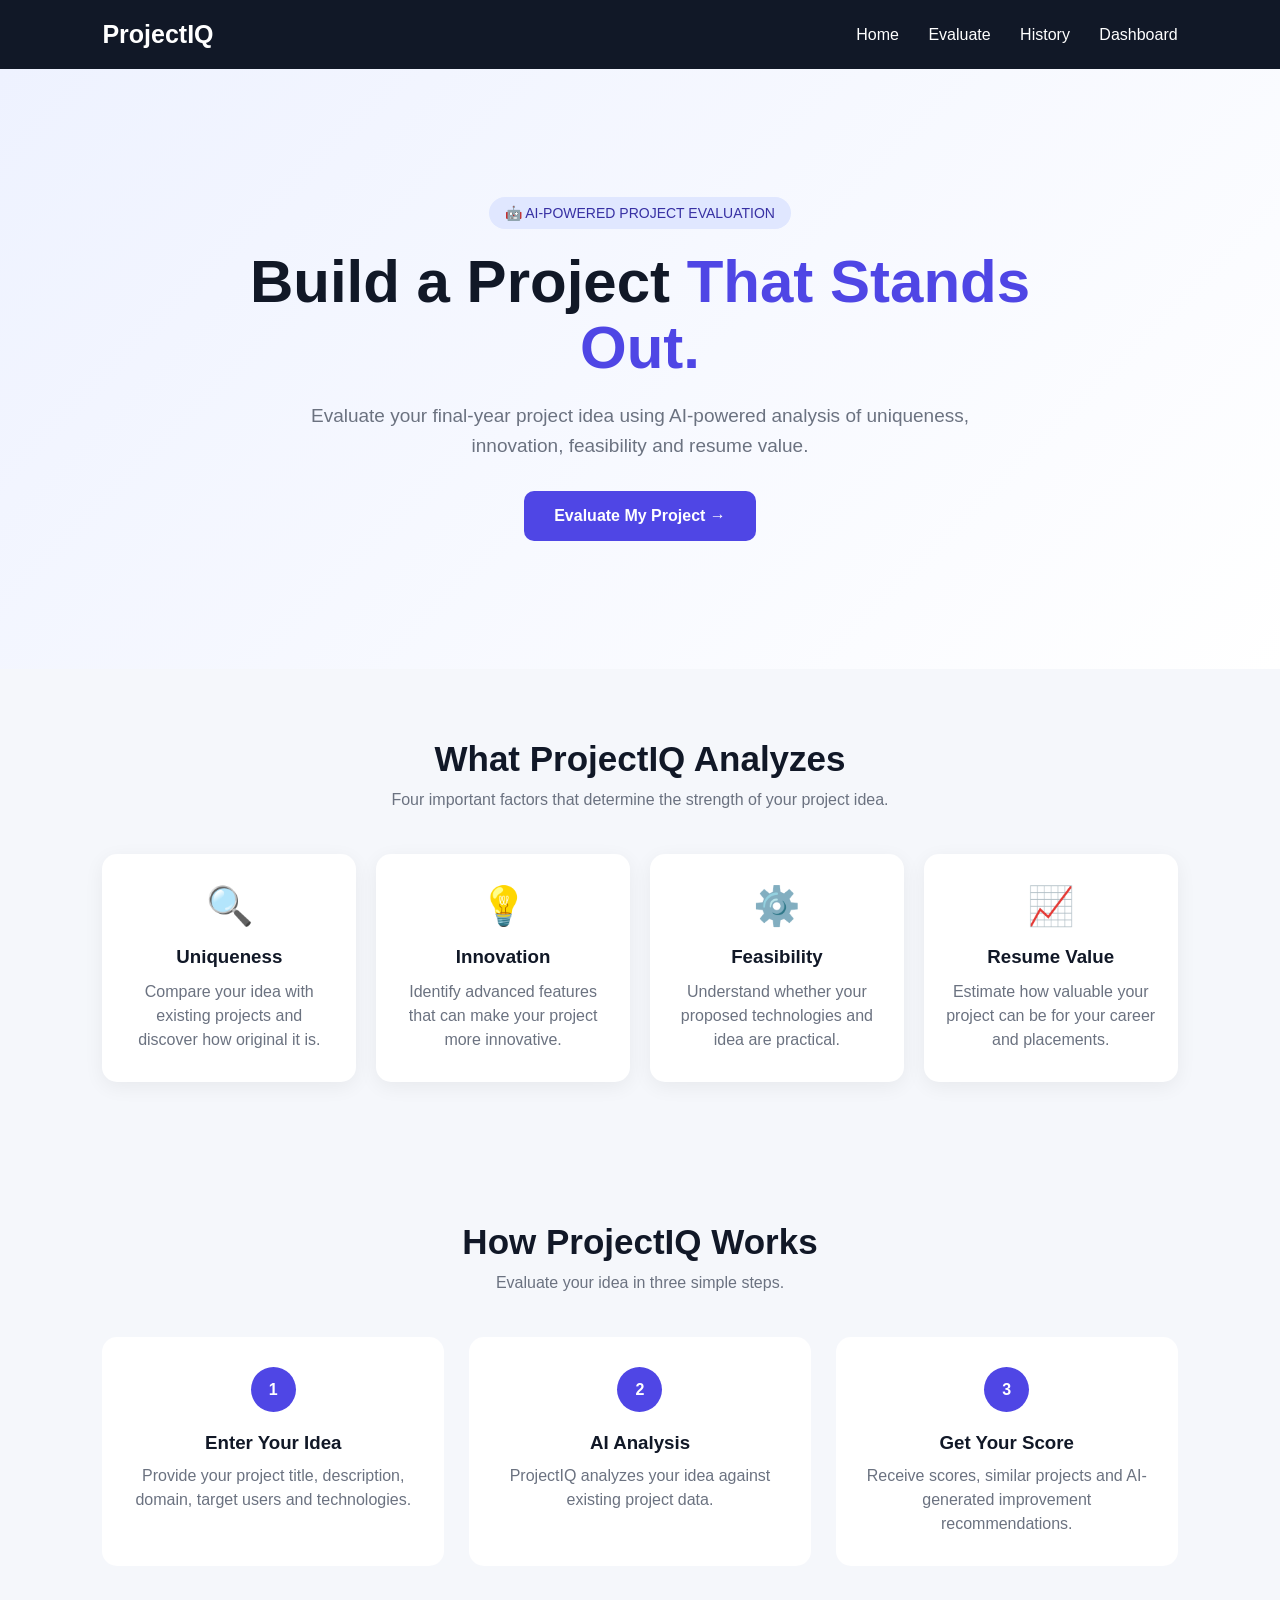
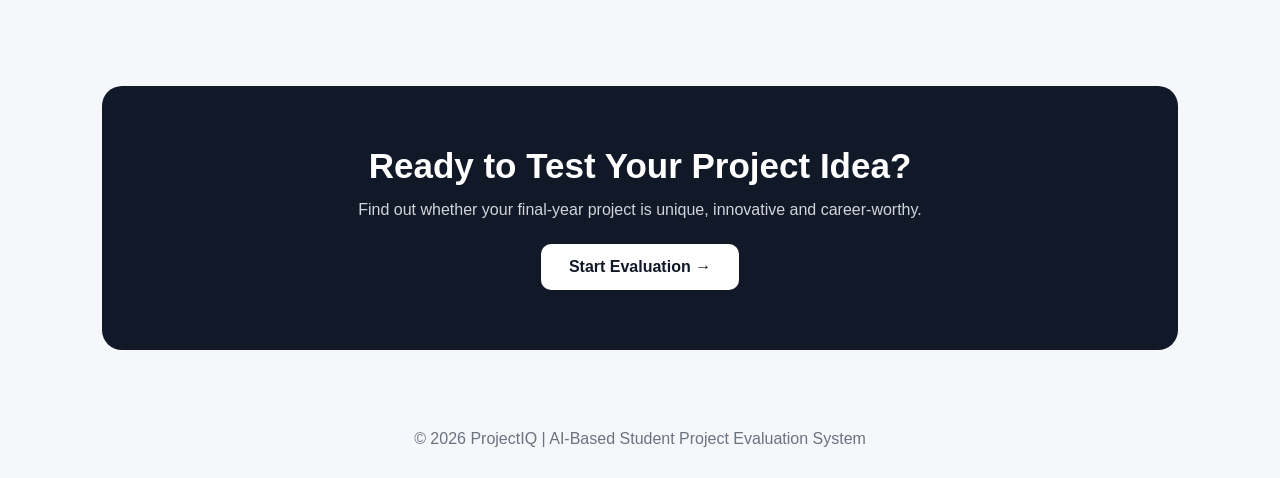
<file: templates/index.html>
<!DOCTYPE html>
<html lang="en">

<head>

    <meta charset="UTF-8">

    <meta name="viewport" content="width=device-width, initial-scale=1.0">

    <title>ProjectIQ | AI Project Evaluation</title>

    <style>
        * {
            margin: 0;
            padding: 0;
            box-sizing: border-box;
        }

        body {
            font-family: Arial, sans-serif;
            background: #f5f7fb;
            color: #111827;
        }

        /* NAVBAR */

        nav {
            background: #111827;
            color: white;
            padding: 20px 8%;
            display: flex;
            justify-content: space-between;
            align-items: center;
        }

        .logo {
            font-size: 25px;
            font-weight: bold;
        }

        nav a {
            color: white;
            text-decoration: none;
            margin-left: 25px;
        }

        /* HERO */

        .hero {
            min-height: 600px;
            display: flex;
            align-items: center;
            justify-content: center;
            text-align: center;
            padding: 60px 20px;
            background: linear-gradient(135deg,
                    #eef2ff,
                    #ffffff);
        }

        .hero-content {
            max-width: 850px;
        }

        .badge {
            display: inline-block;
            background: #e0e7ff;
            color: #3730a3;
            padding: 8px 16px;
            border-radius: 20px;
            font-size: 14px;
            margin-bottom: 20px;
        }

        .hero h1 {
            font-size: 60px;
            line-height: 1.1;
            margin-bottom: 20px;
        }

        .hero h1 span {
            color: #4f46e5;
        }

        .hero p {
            font-size: 19px;
            color: #6b7280;
            line-height: 1.6;
            max-width: 700px;
            margin: auto;
        }

        .hero-button {
            display: inline-block;
            margin-top: 30px;
            padding: 16px 30px;
            background: #4f46e5;
            color: white;
            text-decoration: none;
            border-radius: 10px;
            font-weight: bold;
        }

        .hero-button:hover {
            background: #3730a3;
        }

        /* SECTION */

        section {
            padding: 70px 8%;
        }

        .section-title {
            text-align: center;
            margin-bottom: 45px;
        }

        .section-title h2 {
            font-size: 35px;
            margin-bottom: 12px;
        }

        .section-title p {
            color: #6b7280;
        }

        /* CARDS */

        .cards {
            display: grid;
            grid-template-columns: repeat(4, 1fr);
            gap: 20px;
        }

        .card {
            background: white;
            padding: 30px 22px;
            border-radius: 15px;
            text-align: center;
            box-shadow: 0 5px 20px rgba(0, 0, 0, 0.06);
        }

        .icon {
            font-size: 38px;
            margin-bottom: 18px;
        }

        .card h3 {
            margin-bottom: 12px;
        }

        .card p {
            color: #6b7280;
            line-height: 1.5;
        }

        /* HOW IT WORKS */

        .steps {
            display: grid;
            grid-template-columns: repeat(3, 1fr);
            gap: 25px;
        }

        .step {
            background: white;
            padding: 30px;
            border-radius: 15px;
            text-align: center;
        }

        .step-number {
            width: 45px;
            height: 45px;
            background: #4f46e5;
            color: white;
            border-radius: 50%;
            display: flex;
            align-items: center;
            justify-content: center;
            margin: 0 auto 20px;
            font-weight: bold;
        }

        .step p {
            color: #6b7280;
            margin-top: 10px;
            line-height: 1.5;
        }

        /* CTA */

        .cta {
            background: #111827;
            color: white;
            text-align: center;
            border-radius: 20px;
            margin: 50px 8%;
            padding: 60px 20px;
        }

        .cta h2 {
            font-size: 35px;
            margin-bottom: 15px;
        }

        .cta p {
            color: #d1d5db;
        }

        .cta a {
            display: inline-block;
            margin-top: 25px;
            background: white;
            color: #111827;
            padding: 14px 28px;
            border-radius: 10px;
            text-decoration: none;
            font-weight: bold;
        }

        /* FOOTER */

        footer {
            text-align: center;
            padding: 30px;
            color: #6b7280;
        }

        /* RESPONSIVE */

        @media (max-width: 900px) {

            .cards {
                grid-template-columns: 1fr 1fr;
            }

            .steps {
                grid-template-columns: 1fr;
            }

            .hero h1 {
                font-size: 45px;
            }

        }

        @media (max-width: 600px) {

            nav {
                padding: 18px 5%;
            }

            .cards {
                grid-template-columns: 1fr;
            }

            .hero h1 {
                font-size: 38px;
            }

            section {
                padding: 50px 5%;
            }

        }
    </style>

</head>


<body>


    <!-- NAVBAR -->

    <nav>

        <div class="logo">
            ProjectIQ
        </div>

        <div>

            <a href="/">
                Home
            </a>

            <a href="/evaluate">
                Evaluate
            </a>
            <a href="/history">
    History
</a>
            <a href="/dashboard">
    Dashboard
</a>

        </div>

    </nav>



    <!-- HERO -->

    <div class="hero">

        <div class="hero-content">

            <div class="badge">
                🤖 AI-POWERED PROJECT EVALUATION
            </div>

            <h1>
                Build a Project
                <span>That Stands Out.</span>
            </h1>

            <p>
                Evaluate your final-year project idea using
                AI-powered analysis of uniqueness, innovation,
                feasibility and resume value.
            </p>

            <a href="/evaluate" class="hero-button">
                Evaluate My Project →
            </a>
            

        </div>

    </div>



    <!-- FEATURES -->

    <section>

        <div class="section-title">

            <h2>
                What ProjectIQ Analyzes
            </h2>

            <p>
                Four important factors that determine the strength
                of your project idea.
            </p>

        </div>


        <div class="cards">


            <div class="card">

                <div class="icon">
                    🔍
                </div>

                <h3>
                    Uniqueness
                </h3>

                <p>
                    Compare your idea with existing projects
                    and discover how original it is.
                </p>

            </div>


            <div class="card">

                <div class="icon">
                    💡
                </div>

                <h3>
                    Innovation
                </h3>

                <p>
                    Identify advanced features that can make
                    your project more innovative.
                </p>

            </div>


            <div class="card">

                <div class="icon">
                    ⚙️
                </div>

                <h3>
                    Feasibility
                </h3>

                <p>
                    Understand whether your proposed
                    technologies and idea are practical.
                </p>

            </div>


            <div class="card">

                <div class="icon">
                    📈
                </div>

                <h3>
                    Resume Value
                </h3>

                <p>
                    Estimate how valuable your project can
                    be for your career and placements.
                </p>

            </div>


        </div>

    </section>



    <!-- HOW IT WORKS -->

    <section>

        <div class="section-title">

            <h2>
                How ProjectIQ Works
            </h2>

            <p>
                Evaluate your idea in three simple steps.
            </p>

        </div>


        <div class="steps">


            <div class="step">

                <div class="step-number">
                    1
                </div>

                <h3>
                    Enter Your Idea
                </h3>

                <p>
                    Provide your project title, description,
                    domain, target users and technologies.
                </p>

            </div>


            <div class="step">

                <div class="step-number">
                    2
                </div>

                <h3>
                    AI Analysis
                </h3>

                <p>
                    ProjectIQ analyzes your idea against
                    existing project data.
                </p>

            </div>


            <div class="step">

                <div class="step-number">
                    3
                </div>

                <h3>
                    Get Your Score
                </h3>

                <p>
                    Receive scores, similar projects and
                    AI-generated improvement recommendations.
                </p>

            </div>


        </div>

    </section>



    <!-- CTA -->

    <div class="cta">

        <h2>
            Ready to Test Your Project Idea?
        </h2>

        <p>
            Find out whether your final-year project
            is unique, innovative and career-worthy.
        </p>

        <a href="/evaluate">
            Start Evaluation →
        </a>

    </div>



    <!-- FOOTER -->

    <footer>

        <p>
            © 2026 ProjectIQ | AI-Based Student Project Evaluation System
        </p>

    </footer>


</body>

</html>
</file>
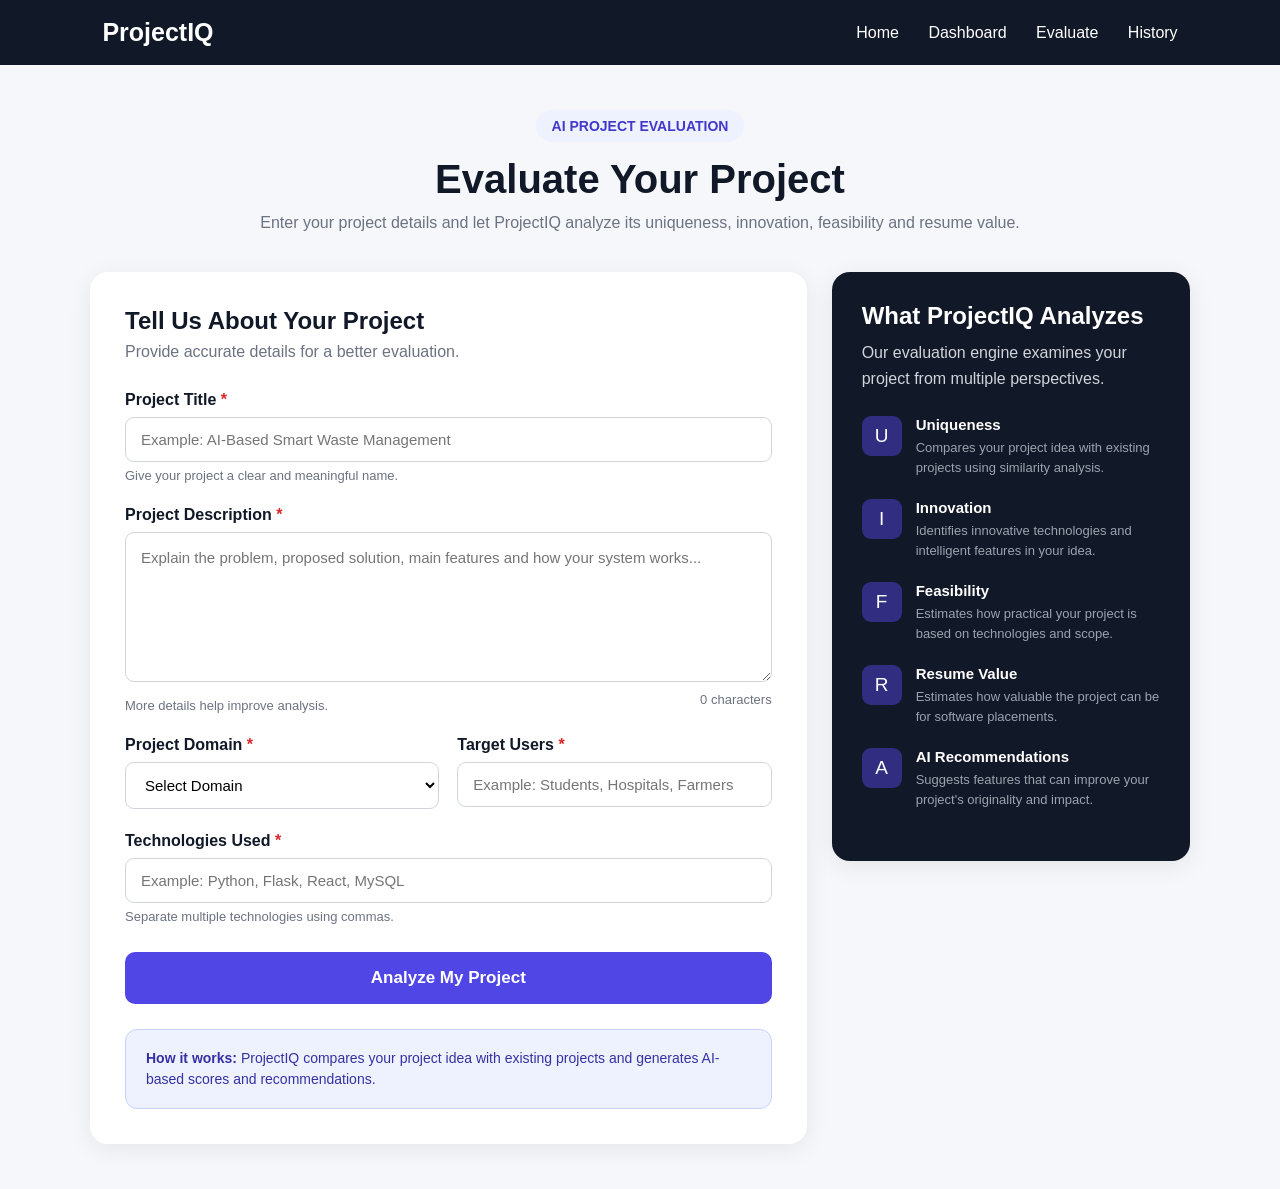
<file: templates/evaluate.html>
<!DOCTYPE html>
<html lang="en">

<head>

    <meta charset="UTF-8">

    <meta name="viewport" content="width=device-width, initial-scale=1.0">

    <title>ProjectIQ - Evaluate Project</title>

    <style>

        * {
            margin: 0;
            padding: 0;
            box-sizing: border-box;
        }

        body {
            font-family: Arial, sans-serif;
            background: #f5f7fb;
            color: #111827;
        }

        /* ================= NAVBAR ================= */

        nav {
            background: #111827;
            padding: 18px 8%;
            display: flex;
            justify-content: space-between;
            align-items: center;
        }

        .logo {
            color: white;
            font-size: 25px;
            font-weight: bold;
        }

        nav a {
            color: white;
            text-decoration: none;
            margin-left: 25px;
            transition: 0.2s;
        }

        nav a:hover {
            color: #a5b4fc;
        }


        /* ================= MAIN ================= */

        .container {
            width: 90%;
            max-width: 1100px;
            margin: 45px auto;
        }


        /* ================= HEADER ================= */

        .page-header {
            text-align: center;
            margin-bottom: 40px;
        }

        .page-header .badge {
            display: inline-block;
            background: #eef2ff;
            color: #4338ca;
            padding: 8px 16px;
            border-radius: 20px;
            font-size: 14px;
            font-weight: bold;
            margin-bottom: 15px;
        }

        .page-header h1 {
            font-size: 40px;
            margin-bottom: 12px;
        }

        .page-header p {
            color: #6b7280;
            font-size: 16px;
        }


        /* ================= MAIN GRID ================= */

        .evaluation-layout {
            display: grid;
            grid-template-columns: 2fr 1fr;
            gap: 25px;
            align-items: start;
        }


        /* ================= FORM CARD ================= */

        .form-card {
            background: white;
            padding: 35px;
            border-radius: 18px;
            box-shadow: 0 5px 25px rgba(0,0,0,0.07);
        }

        .form-card h2 {
            margin-bottom: 8px;
        }

        .form-card .subtitle {
            color: #6b7280;
            margin-bottom: 30px;
        }


        /* ================= FORM GROUP ================= */

        .form-group {
            margin-bottom: 23px;
        }

        .form-group label {
            display: block;
            font-weight: bold;
            margin-bottom: 8px;
        }

        .required {
            color: #dc2626;
        }

        input,
        textarea,
        select {
            width: 100%;
            padding: 13px 15px;
            border: 1px solid #d1d5db;
            border-radius: 9px;
            font-size: 15px;
            font-family: Arial, sans-serif;
            outline: none;
            transition: 0.2s;
            background: white;
        }

        input:focus,
        textarea:focus,
        select:focus {
            border-color: #4f46e5;
            box-shadow: 0 0 0 3px #eef2ff;
        }

        textarea {
            min-height: 150px;
            resize: vertical;
            line-height: 1.6;
        }

        .hint {
            font-size: 13px;
            color: #6b7280;
            margin-top: 6px;
        }


        /* ================= CHARACTER COUNTER ================= */

        .description-footer {
            display: flex;
            justify-content: space-between;
            margin-top: 6px;
        }

        #charCount {
            color: #6b7280;
            font-size: 13px;
        }


        /* ================= TWO COLUMN INPUT ================= */

        .two-column {
            display: grid;
            grid-template-columns: 1fr 1fr;
            gap: 18px;
        }


        /* ================= BUTTON ================= */

        .evaluate-button {
            width: 100%;
            border: none;
            padding: 16px;
            border-radius: 10px;
            background: #4f46e5;
            color: white;
            font-size: 17px;
            font-weight: bold;
            cursor: pointer;
            transition: 0.2s;
            margin-top: 5px;
        }

        .evaluate-button:hover {
            background: #4338ca;
            transform: translateY(-1px);
        }

        .evaluate-button:active {
            transform: translateY(0);
        }


        /* ================= SIDE CARD ================= */

        .side-card {
            background: #111827;
            color: white;
            padding: 30px;
            border-radius: 18px;
            box-shadow: 0 5px 25px rgba(0,0,0,0.08);
        }

        .side-card h2 {
            margin-bottom: 10px;
        }

        .side-card > p {
            color: #d1d5db;
            line-height: 1.6;
            margin-bottom: 25px;
        }


        /* ================= FEATURES ================= */

        .feature {
            display: flex;
            gap: 14px;
            margin-bottom: 22px;
        }

        .feature-icon {
            width: 40px;
            height: 40px;
            background: #312e81;
            border-radius: 9px;
            display: flex;
            align-items: center;
            justify-content: center;
            font-size: 19px;
            flex-shrink: 0;
        }

        .feature h3 {
            font-size: 15px;
            margin-bottom: 5px;
        }

        .feature p {
            color: #9ca3af;
            font-size: 13px;
            line-height: 1.5;
        }


        /* ================= BOTTOM INFO ================= */

        .info-banner {
            margin-top: 25px;
            background: #eef2ff;
            border: 1px solid #c7d2fe;
            padding: 18px 20px;
            border-radius: 12px;
            color: #3730a3;
            line-height: 1.5;
            font-size: 14px;
        }


        /* ================= RESPONSIVE ================= */

        @media (max-width: 850px) {

            .evaluation-layout {
                grid-template-columns: 1fr;
            }

            .page-header h1 {
                font-size: 32px;
            }

        }


        @media (max-width: 600px) {

            nav {
                flex-direction: column;
                gap: 15px;
            }

            nav a {
                margin-left: 10px;
            }

            .container {
                width: 94%;
                margin: 30px auto;
            }

            .form-card,
            .side-card {
                padding: 25px;
            }

            .two-column {
                grid-template-columns: 1fr;
            }

        }

    </style>

</head>


<body>


<!-- ================= NAVBAR ================= -->

<nav>

    <div class="logo">
        ProjectIQ
    </div>

    <div>

        <a href="/">
            Home
        </a>

        <a href="/dashboard">
            Dashboard
        </a>

        <a href="/evaluate">
            Evaluate
        </a>

        <a href="/history">
            History
        </a>

    </div>

</nav>


<!-- ================= MAIN CONTAINER ================= -->

<div class="container">


    <!-- PAGE HEADER -->

    <div class="page-header">

        <div class="badge">
            AI PROJECT EVALUATION
        </div>

        <h1>
            Evaluate Your Project
        </h1>

        <p>
            Enter your project details and let ProjectIQ analyze
            its uniqueness, innovation, feasibility and resume value.
        </p>

    </div>


    <!-- ================= LAYOUT ================= -->

    <div class="evaluation-layout">


        <!-- ================= FORM ================= -->

        <div class="form-card">

            <h2>
                Tell Us About Your Project
            </h2>

            <p class="subtitle">
                Provide accurate details for a better evaluation.
            </p>


            <form action="/evaluate" method="POST">


                <!-- PROJECT TITLE -->

                <div class="form-group">

                    <label for="title">
                        Project Title
                        <span class="required">*</span>
                    </label>

                    <input
                        type="text"
                        id="title"
                        name="title"
                        placeholder="Example: AI-Based Smart Waste Management"
                        required
                    >

                    <p class="hint">
                        Give your project a clear and meaningful name.
                    </p>

                </div>


                <!-- DESCRIPTION -->

                <div class="form-group">

                    <label for="description">
                        Project Description
                        <span class="required">*</span>
                    </label>

                    <textarea
                        id="description"
                        name="description"
                        placeholder="Explain the problem, proposed solution, main features and how your system works..."
                        required
                    ></textarea>

                    <div class="description-footer">

                        <span class="hint">
                            More details help improve analysis.
                        </span>

                        <span id="charCount">
                            0 characters
                        </span>

                    </div>

                </div>


                <!-- DOMAIN + USERS -->

                <div class="two-column">


                    <div class="form-group">

                        <label for="domain">
                            Project Domain
                            <span class="required">*</span>
                        </label>

                        <select
                            id="domain"
                            name="domain"
                            required
                        >

                            <option value="">
                                Select Domain
                            </option>

                            <option value="Artificial Intelligence">
                                Artificial Intelligence
                            </option>

                            <option value="Machine Learning">
                                Machine Learning
                            </option>

                            <option value="Computer Vision">
                                Computer Vision
                            </option>

                            <option value="Web Development">
                                Web Development
                            </option>

                            <option value="Mobile Application">
                                Mobile Application
                            </option>

                            <option value="Cybersecurity">
                                Cybersecurity
                            </option>

                            <option value="IoT">
                                Internet of Things
                            </option>

                            <option value="Data Science">
                                Data Science
                            </option>

                            <option value="Cloud Computing">
                                Cloud Computing
                            </option>

                            <option value="Blockchain">
                                Blockchain
                            </option>

                            <option value="Other">
                                Other
                            </option>

                        </select>

                    </div>


                    <div class="form-group">

                        <label for="users">
                            Target Users
                            <span class="required">*</span>
                        </label>

                        <input
                            type="text"
                            id="users"
                            name="users"
                            placeholder="Example: Students, Hospitals, Farmers"
                            required
                        >

                    </div>


                </div>


                <!-- TECHNOLOGIES -->

                <div class="form-group">

                    <label for="technologies">
                        Technologies Used
                        <span class="required">*</span>
                    </label>

                    <input
                        type="text"
                        id="technologies"
                        name="technologies"
                        placeholder="Example: Python, Flask, React, MySQL"
                        required
                    >

                    <p class="hint">
                        Separate multiple technologies using commas.
                    </p>

                </div>


                <!-- SUBMIT -->

                <button
                    type="submit"
                    class="evaluate-button"
                >
                    Analyze My Project
                </button>


            </form>


            <!-- INFO -->

            <div class="info-banner">

                <strong>How it works:</strong>

                ProjectIQ compares your project idea with
                existing projects and generates AI-based scores
                and recommendations.

            </div>


        </div>


        <!-- ================= SIDE PANEL ================= -->

        <div class="side-card">

            <h2>
                What ProjectIQ Analyzes
            </h2>

            <p>
                Our evaluation engine examines your project
                from multiple perspectives.
            </p>


            <!-- FEATURE 1 -->

            <div class="feature">

                <div class="feature-icon">
                    U
                </div>

                <div>

                    <h3>
                        Uniqueness
                    </h3>

                    <p>
                        Compares your project idea with
                        existing projects using similarity analysis.
                    </p>

                </div>

            </div>


            <!-- FEATURE 2 -->

            <div class="feature">

                <div class="feature-icon">
                    I
                </div>

                <div>

                    <h3>
                        Innovation
                    </h3>

                    <p>
                        Identifies innovative technologies
                        and intelligent features in your idea.
                    </p>

                </div>

            </div>


            <!-- FEATURE 3 -->

            <div class="feature">

                <div class="feature-icon">
                    F
                </div>

                <div>

                    <h3>
                        Feasibility
                    </h3>

                    <p>
                        Estimates how practical your project
                        is based on technologies and scope.
                    </p>

                </div>

            </div>


            <!-- FEATURE 4 -->

            <div class="feature">

                <div class="feature-icon">
                    R
                </div>

                <div>

                    <h3>
                        Resume Value
                    </h3>

                    <p>
                        Estimates how valuable the project
                        can be for software placements.
                    </p>

                </div>

            </div>


            <!-- FEATURE 5 -->

            <div class="feature">

                <div class="feature-icon">
                    A
                </div>

                <div>

                    <h3>
                        AI Recommendations
                    </h3>

                    <p>
                        Suggests features that can improve
                        your project's originality and impact.
                    </p>

                </div>

            </div>


        </div>


    </div>


</div>


<!-- ================= JAVASCRIPT ================= -->

<script>

    const description =
        document.getElementById("description");

    const charCount =
        document.getElementById("charCount");


    description.addEventListener(
        "input",
        function () {

            charCount.textContent =
                this.value.length + " characters";

        }
    );

</script>


</body>

</html>
</file>
